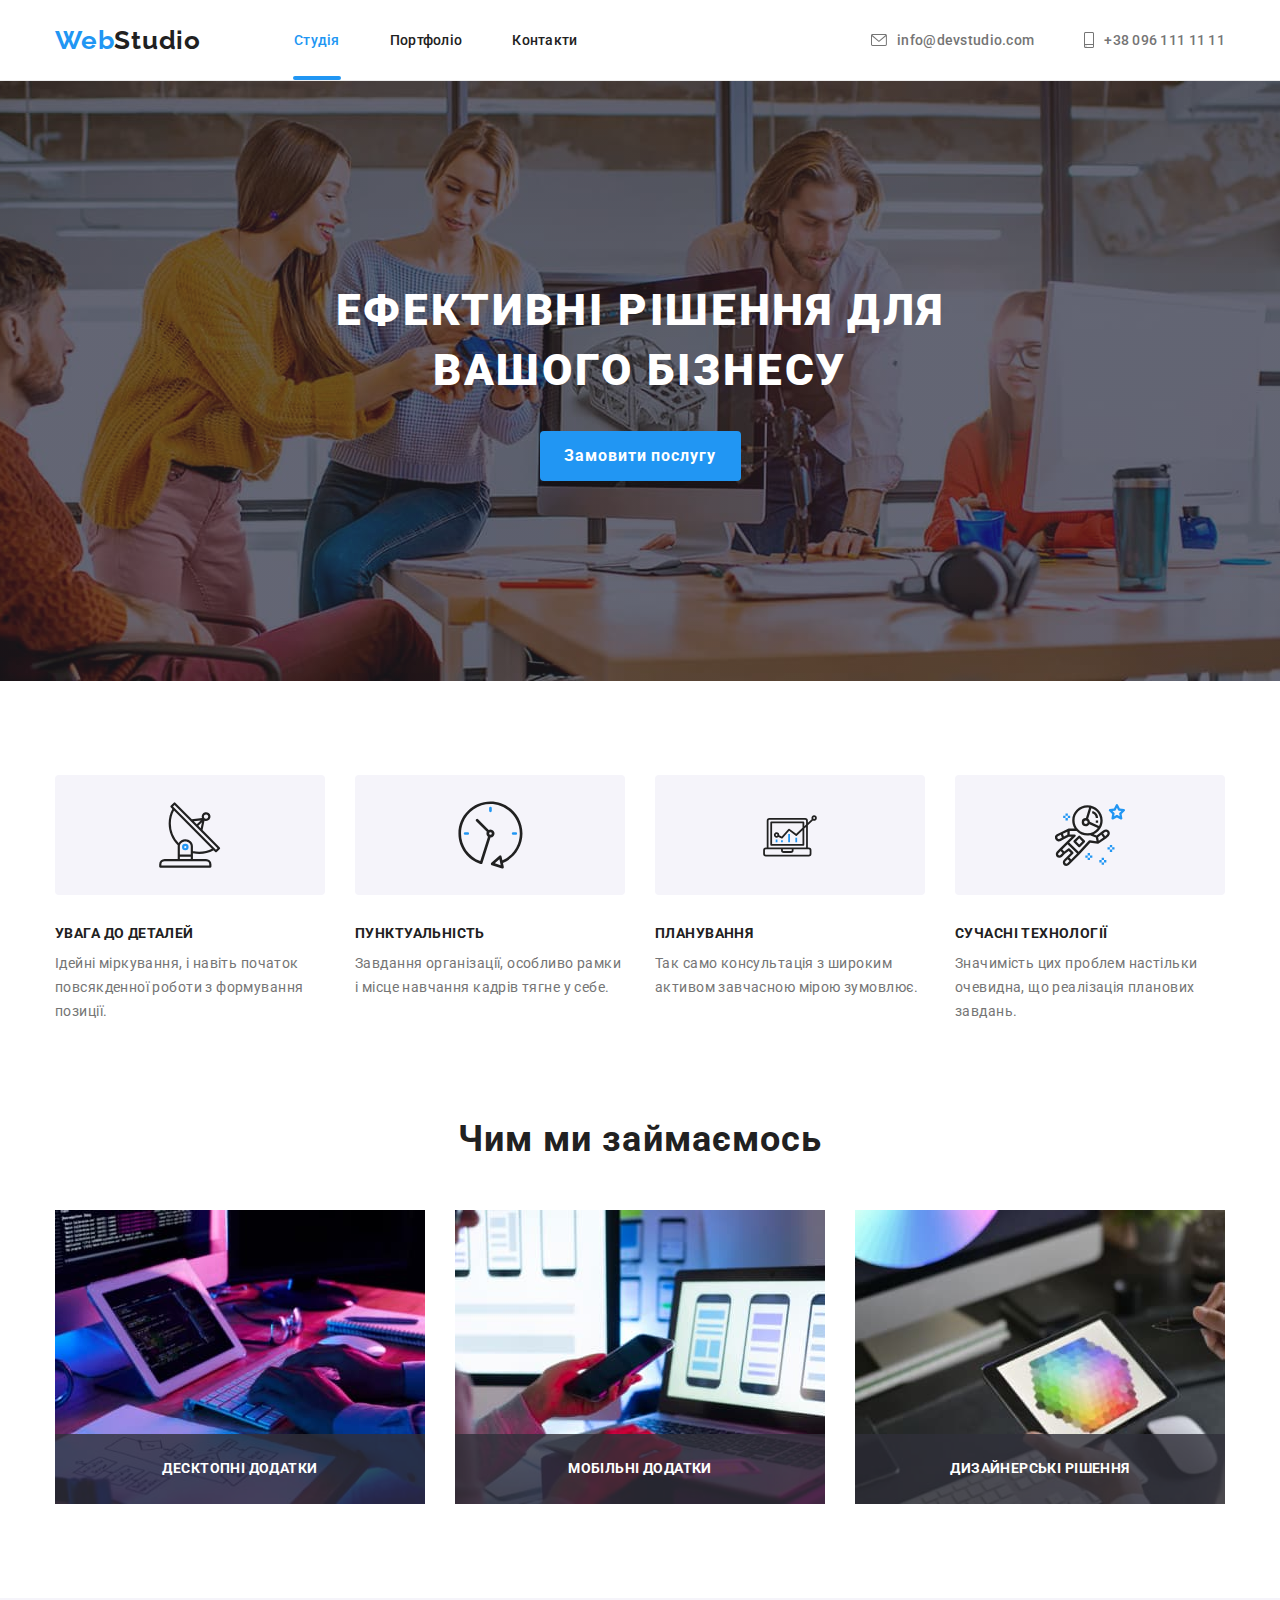
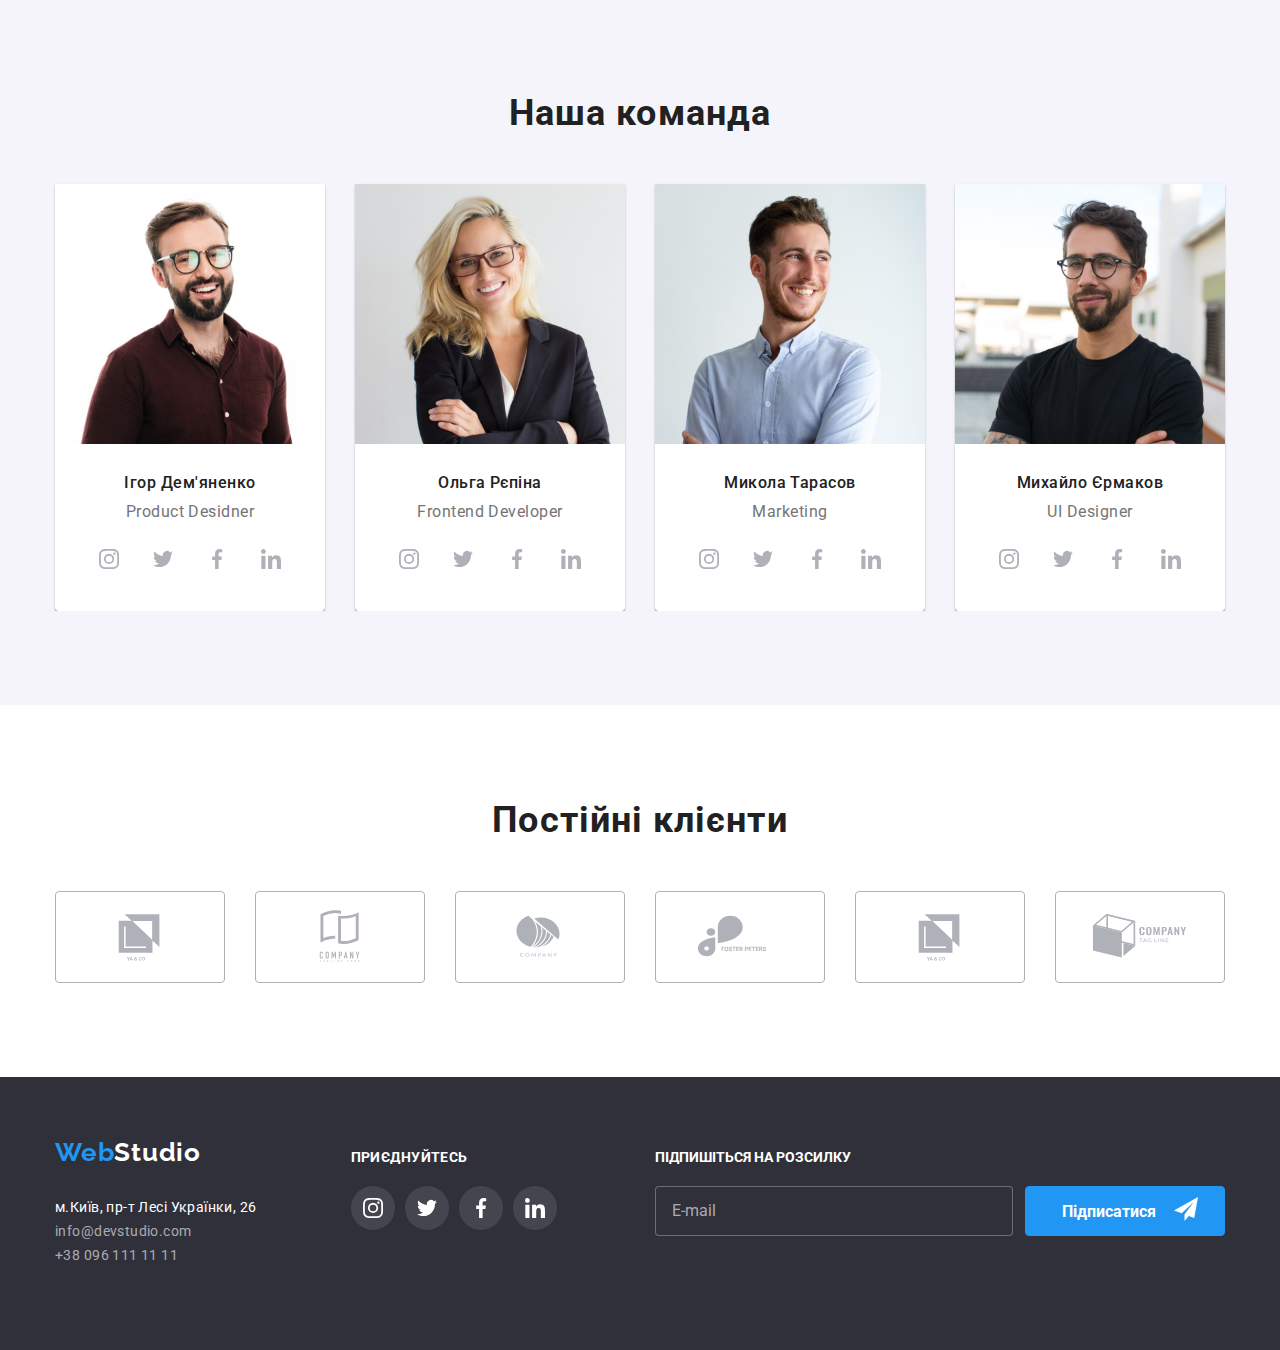
<file: index.html>
<!DOCTYPE html>
<html lang="uk">
<head>
    <meta charset="UTF-8">
    <meta http-equiv="X-UA-Compatible" content="IE=edge">
    <meta name="viewport" content="width=device-width, initial-scale=1.0">
    <title>Студія</title>
    <link rel="preconnect" href="https://fonts.googleapis.com">
    <link rel="preconnect" href="https://fonts.gstatic.com" crossorigin>
    <link href="https://fonts.googleapis.com/css2?family=Oleo+Script&family=Raleway:wght@700&family=Roboto:wght@400;500;700;900&display=swap" rel="stylesheet">
    <link rel="stylesheet" href="https://cdnjs.cloudflare.com/ajax/libs/modern-normalize/1.1.0/modern-normalize.min.css">
    
    <link rel="stylesheet" href="./css/main.min.css">
    
</head>
<body>
   
    <header class="header">
     <div class="container"> 
        <div class="header__box">
            <nav class="navigation">
          
                <a class="logo navigation__logo" href="./index.html">
                <span class="header__web web">Web</span>Studio      
                </a>

                <ul class="menu">
                    <li class="menu__item"><a class="menu__link studio" href="./index.html">Студія</a></li>
                    <li class="menu__item"><a class="menu__link" href="./portfolio.html">Портфоліо</a></li>
                    <li class="menu__item"><a class="menu__link" href="./index.html">Контакти</a></li>
                </ul>
        </nav>
        <button type="button" class="menu__open" data-menu-open>
            <svg class="icon__menu__open" width="40" height="40">
                <use href="./images/icons.svg#icon-menu-open"></use>
            </svg>
        </button>
        
        <ul class="contacts">
         <li class="contacts__item">
                    
                    <a class="contacts__link" href="mailto:info@devstudio.com">
                        <svg class="evenlope" width="16" height="12">
                            <use href="./images/icons.svg#envelope"></use>
                        </svg>
                        info@devstudio.com
                    </a>
            
        </li>
         <li class="contacts__item">
               <a class="contacts__link" href="tel:+380961111111">
                <svg class="smartphone" width="10" height="16">
                    <use href="./images/icons.svg#smartphone"></use> 
                 </svg>
                 +38 096 111 11 11
                </a>
            
        </li>
        </ul>
 
        
        </div>
        
     </div>
     <div class="mob__menu is__hidden" data-menu>
       <div class="container">
        <button type="button" class="menu__close" data-menu-close>
            <svg class="icon__menu__close" width="40" height="40">
                <use href="./images/icons.svg#icon-menu-close"></use>
            </svg>
        </button>
     
        <div class="menu__wrap">
            <ul class="mob__menu__list">
                <li class="mob__menu__item"><a class="mob__menu__link " href="./index.html">Студія</a></li>
                <li class="mob__menu__item"><a class="mob__menu__link " href="./portfolio.html">Портфоліо</a></li>
                <li class="mob__menu__item"><a class="mob__menu__link " href="./index.html">Контакти</a></li>
            </ul>
           </div>
          <div class="contact__wrap">
            <ul class="mob__contact__list">
                <li class="mob__contact__item"><a class="mob__menu__link__tel" href="tel:+380961111111">
                    +38 096 111 11 11
                   </a>
               
                </li>
                <li class="mob__contact__item"><a class="mob__menu__link__mail " href="mailto:info@devstudio.com">
                        info@devstudio.com
                    </a>
            
                </li>
              </ul>
             
                <ul class="mob-soc list">
                    <li class="mob-soc__item">
                      <a
                        class="mob-soc__link link"
                        href=""
                        target="_blank"
                        rel="noopener noreferrer nofollow"
                        >Instagram</a
                      >
                    </li>
                    <li class="mob-soc__item">
                      <a
                        class="mob-soc__link link"
                        href=""
                        target="_blank"
                        rel="noopener noreferrer nofollow"
                        >Twitter</a
                      >
                    </li>
                    <li class="mob-soc__item">
                      <a
                        class="mob-soc__link link"
                        href=""
                        target="_blank"
                        rel="noopener noreferrer nofollow"
                        >Fasebook</a
                      >
                    </li>
                    <li class="mob-soc__item">
                      <a
                        class="mob-soc__link link"
                        href=""
                        target="_blank"
                        rel="noopener noreferrer nofollow"
                        >LinkedIn</a
                      >
                    </li>
                  </ul>
          </div>
     
       </div>
    </div>
    
   
    
         
    </header>

   <main class="main">
    
   <div class="overlay">
    <section class="hero">
        <div class="container hero__wrap"><h1 class="hero__title">Ефективні рішення для вашого бізнесу</h1>
            <button class="btn" type="button" data-modal-open>Замовити послугу</button>
        </div>
    </section>   
   </div>
   
    <section class="benefits">
       <div class="container">
         
         <h2 class="visually-hidden">Наші переваги</h2>

         <ul  class="benefits__list">
             <li class="benefits__item">
            
                <div class="benefits__wrap">
                    <svg class="benefits__icon" width="65.32" height="70">
                        <use href="./images/icons.svg#antenna"></use>
                    </svg>
                  
                </div>
                 <h3 class="benefits__title">Увага до деталей</h3>
                 <p class="benefits__text">Ідейні міркування, і навіть початок повсякденної роботи з формування позиції.</p>
             </li>
             <li class="benefits__item">
               <div class="benefits__wrap">
                <svg class="benefits__icon" width="66.96" height="70">
                    <use href="./images/icons.svg#clock"></use>
                </svg>
               </div>
                 <h3 class="benefits__title">Пунктуальність</h3>
                 <p class="benefits__text">Завдання організації, особливо рамки і місце навчання кадрів тягне у себе.</p>
             </li>
             <li class="benefits__item">
               <div class="benefits__wrap">
                <svg class="benefits__icon" width="70" height="53.69">
                    <use href="./images/icons.svg#diagram"></use>
                </svg>
               </div>
                 <h3 class="benefits__title">Планування</h3>
                 <p class="benefits__text">Так само консультація з широким активом завчасною мірою зумовлює.</p>
             </li>
             <li class="benefits__item">
                <div class="benefits__wrap">
                    <svg class="benefits__icon" width="70" height="70">
                        <use href="./images/icons.svg#astronaut"></use>
                    </svg>
                </div>
                 <h3 class="benefits__title">Сучасні технології</h3>
                 <p class="benefits__text">Значимість цих проблем настільки очевидна, що реалізація планових завдань.</p>
             </li>
         </ul>
       </div>

       
    </section>
    
   <section class="trade">
       <div class="container">
        
        <h2 class="title">Чим ми займаємось</h2>
        <ul class="trade__list">
            <li class="trade__item">
                
                <img srcset="./images/desctop-application.jpg    1x,
                             ./images/desctop-application-2x.jpg 2x" 
                     src="./images/desctop-application.jpg" 
                     alt="Хлопець працює з кодом" 
                     width="370">
                <div class="trade__wrap">
                <p class="trade__text">Десктопні додатки</p>
                </div>
            </li>
            <li class="trade__item">
                
                <img srcset="./images/mobile-application.jpg    1x,
                             ./images/mobile-application-2x.jpg 2x"
                     src="./images/mobile-application.jpg"
                     alt="Людина працює з комп'ютером" 
                     width="370">
                <div class="trade__wrap">
                    <p class="trade__text">Мобільні додатки</p>
                </div>
            </li>
            <li class="trade__item">
                <img srcset="./images/design-solutions.jpg    1x,
                             ./images/design-solutions-2x.jpg 2x"
                     src="./images/design-solutions.jpg" 
                     alt="Людина працює з планшетом" 
                     width="370">
                <div class="trade__wrap">
                    <p class="trade__text">Дизайнерські рішення</p>
                </div>
            </li>
        </ul>
       </div>
    </section>
    <section class="team">
        <div class="container">
            <h2 class="title">Наша команда</h2>
        <ul class="team__list">
            <li class="team__item">
                <picture>
                    <source 
                    srcset="
                    ./images/igor-demianenko-desk.jpg    1x,
                    ./images/igor-demianenko-desk-2x.jpg 2x
                    "
                    media="(min-width: 1200px)"
                    />
                    <source 
                    srcset="
                    ./images/igor-demianenko-tab.jpg    1x,
                    ./images/igor-demianenko-tab-2x.jpg 2x
                    "
                    media="(min-width: 768px)"
                    />
                    <source 
                    srcset="
                    ./images/igor-demianenko-mob.jpg    1x,
                    ./images/igor-demianenko-mob-2x.jpg 2x
                    "
                    media="(min-width: 320px)"
                    />
                    <img
                    src="./images/igor-demianenko-desk.jpg" 
                    alt="Зображення Ігоря Дем'яненка" 
                    width="450">
                </picture>
                
                <h3 class="team__title">Ігор Дем'яненко</h3>
                <p class="team__text">Product Desidner</p>
                <ul class="networks__list">
                    <li class="networks__item">
                        <a href="" class="networks__link link">
                            <svg class="networks__icon" width="20" height="20">
                                <use href="./images/icons.svg#instagram" ></use>
                            </svg>
                        </a>
                    </li>
                    <li class="networks__item">
                        <a href="" class="networks__link link">
                            <svg class="networks__icon" width="20" height="20">
                                <use href="./images/icons.svg#twitter" ></use>
                            </svg>
                        </a>
                    </li>
                    <li class="networks__item">
                        <a href="" class="networks__link link">
                            <svg class="networks__icon" width="20" height="20">
                                <use href="./images/icons.svg#facebook" ></use>
                            </svg>
                        </a>
                    </li>
                    <li class="networks__item">
                        <a href="" class="networks__link link">
                            <svg class="networks__icon" width="20" height="20">
                                <use href="./images/icons.svg#linkedin" ></use>
                            </svg>
                        </a>
                    </li>
                </ul>
            </li>
            <li class="team__item">
                <picture>
                    <source 
                    srcset="
                    ./images/olga-repina-desk.jpg    1x,
                    ./images/olga-repina-desk-2x.jpg 2x
                    "
                    media="(min-width: 1200px)"
                    />
                    <source 
                    srcset="
                    ./images/olga-repina-tab.jpg    1x,
                    ./images/olga-repina-tab-2x.jpg 2x
                    "
                    media="(min-width: 768px)"
                    />
                    <source 
                    srcset="
                    ./images/olga-repina-mob.jpg    1x,
                    ./images/olga-repina-mob-2x.jpg 2x
                    "
                    media="(min-width: 320px)"
                    />
                    <img
                     src="./images/olga-repina-desk.jpg"
                      alt="Зображення Ольги Рєпіної"
                       width="450">
                    
                </picture>
        
                <h3 class="team__title">Ольга Рєпіна</h3>
                <p class="team__text">Frontend Developer</p>
                <ul class="networks__list">
                    <li class="networks__item">
                        <a href="" class="networks__link link">
                            <svg class="networks__icon" width="20" height="20">
                                <use href="./images/icons.svg#instagram" ></use>
                            </svg>
                        </a>
                    </li>
                    <li class="networks__item">
                        <a href="" class="networks__link link">
                            <svg class="networks__icon" width="20" height="20">
                                <use href="./images/icons.svg#twitter" ></use>
                            </svg>
                        </a>
                    </li>
                    <li class="networks__item">
                        <a href="" class="networks__link link">
                            <svg class="networks__icon" width="20" height="20">
                                <use href="./images/icons.svg#facebook" ></use>
                            </svg>
                        </a>
                    </li>
                    <li class="networks__item">
                        <a href="" class="networks__link link">
                            <svg class="networks__icon" width="20" height="20">
                                <use href="./images/icons.svg#linkedin" ></use>
                            </svg>
                        </a>
                    </li>
                </ul>
            </li>
            <li class="team__item">
                <picture>
                    <source 
                    srcset="
                    ./images/mykola-tarasov-desk.jpg    1x,
                    ./images/mykola-tarasov-desk-2x.jpg 2x
                    "
                    media="(min-width: 1200px)"
                    />
                    <source 
                    srcset="
                    ./images/mykola-tarasov-tab.jpg    1x,
                    ./images/mykola-tarasov-tab-2x.jpg 2x
                    "
                    media="(min-width: 768px)"
                    />
                    <source 
                    srcset="
                    ./images/mykola-tarasov-mob.jpg    1x,
                    ./images/mykola-tarasov-mob-2x.jpg 2x
                    "
                    media="(min-width: 320px)"
                    />
                    <img 
                    src="./images/mykola-tarasov-desk.jpg" 
                    alt="Зображення Миколи Тарасова" 
                    width="450">
                    
                </picture>
                
                <h3 class="team__title">Микола Тарасов</h3>
                <p class="team__text">Marketing</p>
                <ul class="networks__list">
                    <li class="networks__item">
                        <a href="" class="networks__link link">
                            <svg class="networks__icon" width="20" height="20">
                                <use href="./images/icons.svg#instagram" ></use>
                            </svg>
                        </a>
                    </li>
                    <li class="networks__item">
                        <a href="" class="networks__link link">
                            <svg class="networks__icon" width="20" height="20">
                                <use href="./images/icons.svg#twitter" ></use>
                            </svg>
                        </a>
                    </li>
                    <li class="networks__item">
                        <a href="" class="networks__link list">
                            <svg class="networks__icon" width="20" height="20">
                                <use href="./images/icons.svg#facebook" ></use>
                            </svg>
                        </a>
                    </li>
                    <li class="networks__item">
                        <a href="" class="networks__link link">
                            <svg class="networks__icon" width="20" height="20">
                                <use href="./images/icons.svg#linkedin" ></use>
                            </svg>
                        </a>
                    </li>
                </ul>
            </li>
            <li class="team__item">
                <picture>
                    <source 
                    srcset="
                    ./images/mykhailo-yermakov-desk.jpg    1x,
                    ./images/mykhailo-yermakov-desk-2x.jpg 2x
                    "
                    media="(min-width: 1200px)"
                    />
                    <source 
                    srcset="
                    ./images/mykhailo-yermakov-tab.jpg    1x,
                    ./images/mykhailo-yermakov-tab-2x.jpg 2x
                    "
                    media="(min-width: 768px)"
                    />
                    <source 
                    srcset="
                    ./images/mykhailo-yermakov-mob.jpg    1x,
                    ./images/mykhailo-yermakov-mob-2x.jpg 2x
                    "
                    media="(min-width: 320px)"
                    />
                    <img 
                    src="./images/mykhailo-yermakov-desk.jpg" 
                    alt="Зображення Михайла Єрмакова" 
                    width="450">
                    
                </picture>
                
                <h3 class="team__title">Михайло Єрмаков</h3>
                <p class="team__text">UI Designer</p>
                <ul class="networks__list">
                    <li class="networks__item">
                        <a href="" class="networks__link link">
                            <svg class="networks__icon" width="20" height="20">
                                <use href="./images/icons.svg#instagram" ></use>
                            </svg>
                        </a>
                    </li>
                    <li class="networks__item">
                        <a href="" class="networks__link link">
                            <svg class="networks__icon" width="20" height="20">
                                <use href="./images/icons.svg#twitter" ></use>
                            </svg>
                        </a>
                    </li>
                    <li class="networks__item">
                        <a href="" class="networks__link link">
                            <svg class="networks__icon" width="20" height="20">
                                <use href="./images/icons.svg#facebook" ></use>
                            </svg>
                        </a>
                    </li>
                    <li class="networks__item">
                        <a href="" class="networks__link link">
                            <svg class="networks__icon" width="20" height="20">
                                <use href="./images/icons.svg#linkedin" ></use>
                            </svg>
                        </a>
                    </li>
                </ul>
            </li>
        </ul>
        </div>
       
    </section>
    <section class="clients">
        <div class="container">
            <h2 class="title">Постійні клієнти</h2>
        <ul class="clients__list list">
            <li class="clients__item">
                <a href="" class="clients__link link">
                    <svg class="clients__icon" width="106" height="60">
                        <use href="./images/icons.svg#company1" ></use>
                    </svg>
                </a>
            </li>
            <li class="clients__item">
                <a href="" class="clients__link link">
                    <svg class="clients__icon" width="106" height="60">
                        <use href="./images/icons.svg#company2" ></use>
                    </svg>
                </a>
            </li>
            <li class="clients__item">
                <a href="" class="clients__link link">
                    <svg class="clients__icon" width="106" height="60">
                        <use href="./images/icons.svg#company3" ></use>
                    </svg>
                </a>
            </li>
            <li class="clients__item">
                <a href="" class="clients__link link">
                    <svg class="clients__icon" width="106" height="60">
                        <use href="./images/icons.svg#company4" ></use>
                    </svg>
                </a>
            </li>
            <li class="clients__item">
                <a href="" class="clients__link link">
                    <svg class="clients__icon" width="106" height="60">
                        <use href="./images/icons.svg#company1" ></use>
                    </svg>
                </a>
            </li>
            <li class="clients__item">
                <a href="" class="clients__link link">
                    <svg class="clients__icon" width="106" height="60">
                        <use href="./images/icons.svg#company6" ></use>
                    </svg>
                </a>
            </li>
        </ul>
        </div>
    </section>
   </main>
   <footer class="footer">
   <div class="container footer__container">
    
      <div class="footer__wraper">
        <div class="address">
            <a class="logo__footer logo" href="./index.html"><span class="web">Web</span>Studio </a>
            <address>
             <ul class="address__list">
              <li class="address__item">
                  <a class="address__link"  href="https://goo.gl/maps/s2ohjZvprKdZfxi8A" 
                  target="_blank"
                  rel="noopener noreferrer nofollow">
                      м.Київ, пр-т Лесі Українки, 26 </a>  
              </li>
              <li class="address__item"><a class="address__links" href="mailto:info@devstudio.com">info@devstudio.com</a></li>
              <li class="address__item"><a class="address__links" href="tel:+380961111111">+38 096 111 11 11</a></li>
             </ul>
            </address>
          </div>
       
         <div class="join">
            
                <p class="join__title">Приєднуйтесь</p>
                <ul class="networks networks__footer">
                    <li class="networks__item">
                        <a href="" class="networks__link networks__link__footer link">
                            <svg class="networks-icon networks__icon__footer" width="20" height="20">
                                <use href="./images/icons.svg#instagram" ></use>
                            </svg>
                        </a>
                    </li>
                    <li class="networks__item">
                        <a href="" class="networks__link networks__link__footer link ">
                            <svg class="networks-icon networks__icon__footer" width="20" height="20">
                                <use href="./images/icons.svg#twitter" ></use>
                            </svg>
                        </a>
                    </li>
                    <li class="networks__item">
                        <a href="" class="networks__link networks__link__footer link">
                            <svg class="networks-icon networks__icon__footer" width="20" height="20">
                                <use href="./images/icons.svg#facebook" ></use>
                            </svg>
                        </a>
                    </li>
                    <li class="networks__item">
                        <a href="" class="networks__link networks__link__footer link">
                            <svg class="networks-icon networks__icon__footer" width="20" height="20">
                                <use href="./images/icons.svg#linkedin" ></use>
                            </svg>
                        </a>
                    </li>
                </ul>
             </div>
      </div>
         
           
        
         <div class="subscription">
            <p class="subscription__title">Підпишіться на розсилку</p>
            <form action="#" class="subscription__form">
                <input type="email" name="email" placeholder="E-mail" class="subscription__input">
                <button type="submit" class="footer__button">
                    <div class="footer__button__container">
                        <p class="footer__button__text">Підписатися</p>
                        <div class="footer-button-icon">
                            <a href="" class="footer-button-icon-link" >
                                <svg class="button__icon" width="24" height="24">
                                    <use href="./images/icons.svg#icon-send"></use>
                                 </svg>
                            </a>
                        </div>
                    </div>
                </button>
            </form>
        </div> 
        </div>
         

    
    
   
   </footer>
   <div class="backdrop is__hidden" data-modal>
    <div class="modal">
        <button type="button" data-modal-close class="modal__closed">
            <svg class="modal__closed__icon" width="18" height="18">
                <use href="./images/icons.svg#modal-closed-icon" ></use>
            </svg>
        </button>
        <p class="modal__text">Залиште свої дані ми вам передзвонимо</p>
    <div class="form">
        
           <div class="modal__field">
            <label for="name" class="input__label"><span>Ім'я</span></label>
           <div class="input__wrap">
            <input type="text" class="modal__input" name="user-name" id="name" required  autofocus>
            <svg class="modal__input__icon" width="18" height="18" >
                <use href="./images/icons.svg#person-black"></use>
            </svg>
           </div>
           </div>
        
            
           <div class="modal__field"> <label for="tel" class="input__label"><span>Телефон</span></label>
            <div class="input__wrap">
             <input type="tel" class="modal__input" name="user-tel" id="tel"  required>
             <svg class="modal__input__icon" width="18" height="18" >
                 <use href="./images/icons.svg#phone-black"></use>
             </svg>
             </div>
            </div>
          
        
         
            <div class="modal__field">
                <label for="post" class="input__label"><span>Пошта</span></label>
            <div class="input__wrap">
            <input type="email" class="modal__input" name="user-post" id="post" required >
            <svg class="modal__input__icon" width="18" height="18">
                <use href="./images/icons.svg#email-black"></use>
            </svg>
            </div>
            </div>
            


            <div class="textarea">
            <label for="comment" class="textarea__label"><span>Коментар</span></label>
            <div class="input__wrap">
           <textarea name="comment"  id="comment" rows="10" class="textarea__text" placeholder="Введіть текст"></textarea>
            
            </div>
            </div>
            

         <div class="checkbox">
               
            <label  class="checkbox__text">
                <input type="checkbox" class="checkbox__input" name="agree" value="agree" id="agree" >
                <span class="checkbox__icon"></span>
                
                Погоджуюсь з розсилкою та приймаю
                    <a href="" class="agree__link">Умови договору</a>
            </label>
         </div>
     
            <button type="submit" class="modal__button">Відправити</button>
        
    </div>
    </div> 
   </div>
   <script src="./js/modal.js"></script> 
   <script src="./js/menu.js"></script> 
</body>
</html>
</file>
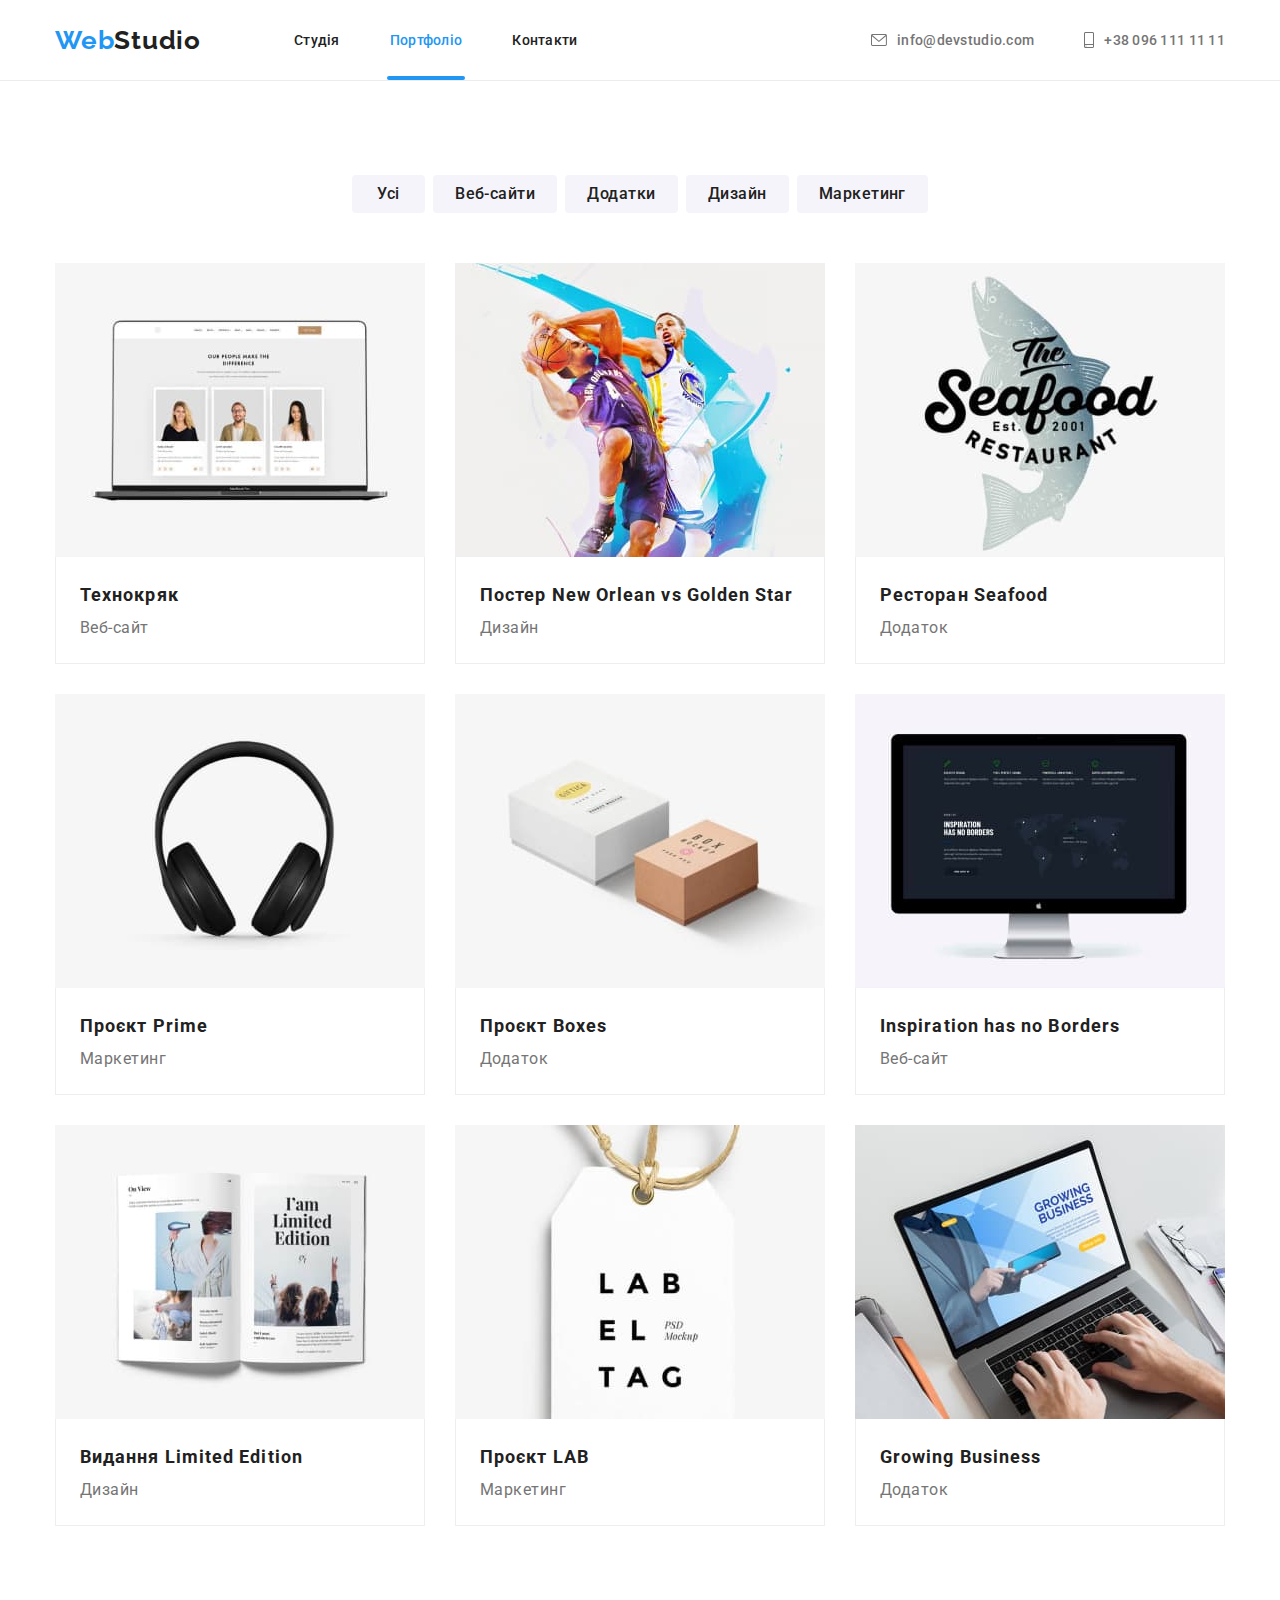
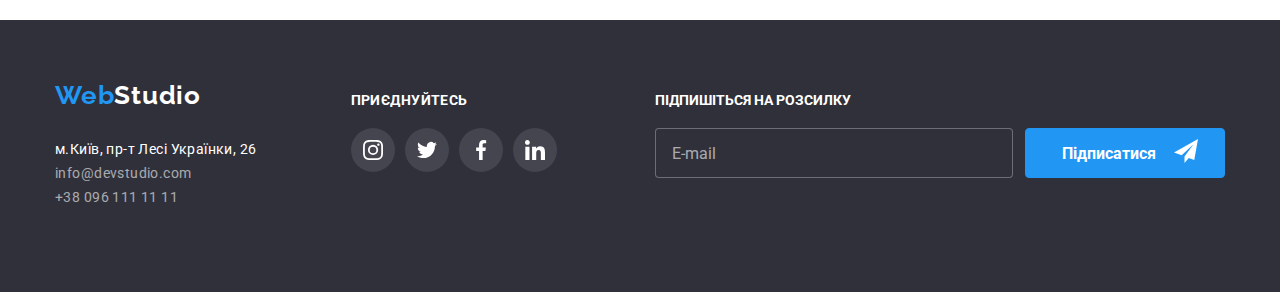
<file: portfolio.html>
<!DOCTYPE html>
<html lang="uk">
<head>
    <meta charset="UTF-8">
    <meta http-equiv="X-UA-Compatible" content="IE=edge">
    <meta name="viewport" content="width=device-width, initial-scale=1.0">
    <title>Portfolio</title>
    <link rel="preconnect" href="https://fonts.googleapis.com">
    <link rel="preconnect" href="https://fonts.gstatic.com" crossorigin>
    <link href="https://fonts.googleapis.com/css2?family=Oleo+Script&family=Raleway:wght@700&family=Roboto:wght@400;500;700;900&display=swap" rel="stylesheet">
    <link rel="stylesheet" href="https://cdnjs.cloudflare.com/ajax/libs/modern-normalize/1.1.0/modern-normalize.min.css">
    <link rel="stylesheet" href="./css/main.min.css">
</head>
<body>
    <header class="header">
        <div class="container"> 
           <div class="header__box">
               <nav class="navigation">
             
                   <a class="logo navigation__logo" href="./index.html">
                   <span class="header__web web">Web</span>Studio      
                   </a>
   
                   <ul class="menu">
                       <li class="menu__item"><a class="menu__link" href="./index.html">Студія</a></li>
                       <li class="menu__item"><a class="menu__link portfolio" href="./portfolio.html">Портфоліо</a></li>
                       <li class="menu__item"><a class="menu__link" href="./index.html">Контакти</a></li>
                   </ul>
           </nav>
           <button type="button" class="menu__open" data-menu-open>
               <svg class="icon__menu__open" width="40" height="40">
                   <use href="./images/icons.svg#icon-menu-open"></use>
               </svg>
           </button>
           
           <ul class="contacts">
            <li class="contacts__item">
                       
                       <a class="contacts__link" href="mailto:info@devstudio.com">
                           <svg class="evenlope" width="16" height="12">
                               <use href="./images/icons.svg#envelope"></use>
                           </svg>
                           info@devstudio.com
                       </a>
               
           </li>
            <li class="contacts__item">
                  <a class="contacts__link" href="tel:+380961111111">
                   <svg class="smartphone" width="10" height="16">
                       <use href="./images/icons.svg#smartphone"></use> 
                    </svg>
                    +38 096 111 11 11
                   </a>
               
           </li>
           </ul>
    
           
           </div>
           
        </div>
        <div class="mob__menu is__hidden" data-menu>
          <div class="container">
           <button type="button" class="menu__close" data-menu-close>
               <svg class="icon__menu__close" width="40" height="40">
                   <use href="./images/icons.svg#icon-menu-close"></use>
               </svg>
           </button>
        
           <div class="menu__wrap">
               <ul class="mob__menu__list">
                   <li class="mob__menu__item"><a class="mob__menu__link " href="./index.html">Студія</a></li>
                   <li class="mob__menu__item"><a class="mob__menu__link  " href="./portfolio.html">Портфоліо</a></li>
                   <li class="mob__menu__item"><a class="mob__menu__link " href="./index.html">Контакти</a></li>
               </ul>
              </div>
             <div class="contact__wrap">
               <ul class="mob__contact__list">
                   <li class="mob__contact__item"><a class="mob__menu__link__tel" href="tel:+380961111111">
                       +38 096 111 11 11
                      </a>
                  
                   </li>
                   <li class="mob__contact__item"><a class="mob__menu__link__mail " href="mailto:info@devstudio.com">
                           info@devstudio.com
                       </a>
               
                   </li>
                 </ul>
                
                   <ul class="mob-soc list">
                       <li class="mob-soc__item">
                         <a
                           class="mob-soc__link link"
                           href=""
                           target="_blank"
                           rel="noopener noreferrer nofollow"
                           >Instagram</a
                         >
                       </li>
                       <li class="mob-soc__item">
                         <a
                           class="mob-soc__link link"
                           href=""
                           target="_blank"
                           rel="noopener noreferrer nofollow"
                           >Twitter</a
                         >
                       </li>
                       <li class="mob-soc__item">
                         <a
                           class="mob-soc__link link"
                           href=""
                           target="_blank"
                           rel="noopener noreferrer nofollow"
                           >Fasebook</a
                         >
                       </li>
                       <li class="mob-soc__item">
                         <a
                           class="mob-soc__link link"
                           href=""
                           target="_blank"
                           rel="noopener noreferrer nofollow"
                           >LinkedIn</a
                         >
                       </li>
                     </ul>
             </div>
        
          </div>
       </div>
            
       </header>
      <main class="main">
        <section class="portfolio">
            <div class="container portfolio__container">
                <h1 class="visually-hidden">Портфоліо</h1>
            <ul class="button__list">
                <li class="button__item"><button class="portfolio__button" type = "button">Усі</button></li>
                <li class="button__item"><button class="portfolio__button" type = "button">Веб-сайти</button></li>
                <li class="button__item"><button class="portfolio__button" type = "button">Додатки</button></li>
                <li class="button__item"><button class="portfolio__button" type = "button">Дизайн</button></li>
                <li class="button__item"><button class="portfolio__button" type = "button">Маркетинг</button></li>
            </ul>  
            <ul class="portfolio__list">
                <li class="portfolio__item">
                
                    <div class="technocrat__thumb">
                        <picture>
                            <source 
                            srcset="
                            ./images/technocrat-desk.jpg    1x,
                            ./images/technocrat-desk-2x.jpg 2x"
                            media="(min-width: 1200px)"
                            />
                          
                            <source 
                            srcset="
                            ./images/technocrat-tab.jpg    1x,
                            ./images/technocrat-tab-2x.jpg 2x"
                            media="(min-width: 768px)"
                            />

                            <source 
                            srcset="
                            ./images/technocrat-mob.jpg    1x,
                            ./images/technocrat-mob-2x.jpg 2x"
                            media="(min-width: 320px)"
                            />
                           
                            <img src="./images/technocrat-desk.jpg" 
                            alt="Люди на моніторі" 
                            width="450" 
                            height="294">
                        </picture>
                            <p class="technocrat__text">Ресурс пропонує комплексні пропозиції з різним рівнем функціоналу та сервісів.
                                Все це дозволить відвідувачу отримати вичерпні відомості про компанію чи приватну особу.</p>
                            
                    
                    </div>
                     <a href="./portfolio.html" class="portfolio__link">
                        <div class="portfolio__item__container">
                            <h2 class="portfolio__item__title">Технокряк</h2>
                            <p class="portfolio__item__text">Веб-сайт</p>
                           
                        </div>
                     </a>  
                  
                </li>
                <li class="portfolio__item">
                    <div class="technocrat__thumb">
                        <picture>
                            <source 
                            srcset="
                            ./images/poster-desk.jpg    1x,
                            ./images/poster-desk-2x.jpg 2x"
                            media="(min-width: 1200px)"
                            />
                          
                            <source 
                            srcset="
                            ./images/poster-tab.jpg    1x,
                            ./images/poster-tab-2x.jpg 2x"
                            media="(min-width: 768px)"
                            />

                            <source 
                            srcset="
                            ./images/poster-mob.jpg    1x,
                            ./images/poster-mob-2x.jpg 2x"
                            media="(min-width: 320px)"
                            />
                           
                            <img src="./images/poster-desk.jpg" 
                            alt="Баскетболісти" 
                            width="450" 
                            height="294">
                        </picture>
                            
                            <p class="technocrat__text">Ресурс пропонує комплексні пропозиції з різним рівнем функціоналу та сервісів.
                                Все це дозволить відвідувачу отримати вичерпні відомості про компанію чи приватну особу.
                            </p>
                    </div>
                        
                     <a href="./portfolio.html" class="portfolio__link">
                        <div class="portfolio__item__container">
                            <h2 class="portfolio__item__title">Постер New Orlean vs Golden Star</h2>
                            <p class="portfolio__item__text">Дизайн</p>
                        </div>
                     </a>
                   
                     
                </li>
                <li class="portfolio__item">
                    <div class="technocrat__thumb">
                        <picture>
                            <source 
                            srcset="
                            ./images/restorant-desk.jpg    1x,
                            ./images/restorant-desk-2x.jpg 2x"
                            media="(min-width: 1200px)"
                            />
                          
                            <source 
                            srcset="
                            ./images/restorant-tab.jpg    1x,
                            ./images/restorant-tab-2x.jpg 2x"
                            media="(min-width: 768px)"
                            />

                            <source 
                            srcset="
                            ./images/restorant-mob.jpg    1x,
                            ./images/restorant-mob-2x.jpg 2x"
                            media="(min-width: 320px)"
                            />
                            
                           
                            <img src="./images/restorant-desk.jpg" 
                            alt="Риба" 
                            width="450" 
                            height="294">
                        </picture>
                        
                        <p class="technocrat__text">Ресурс пропонує комплексні пропозиції з різним рівнем функціоналу та сервісів.
                            Все це дозволить відвідувачу отримати вичерпні відомості про компанію чи приватну особу.
                        </p>
                    </div>
                    <a href="./portfolio.html" class="portfolio__link">
                    <div class="portfolio__item__container">
                        <h2 class="portfolio__item__title">Ресторан Seafood</h2>
                        <p class="portfolio__item__text">Додаток</p>
                    </div>
                    </a>     
                </li>
                <li class="portfolio__item">
                    <div class="technocrat__thumb">
                        <picture>
                            <source 
                            srcset="
                            ./images/prime-desk.jpg    1x,
                            ./images/prime-desk-2x.jpg 2x"
                            media="(min-width: 1200px)"
                            />
                          
                            <source 
                            srcset="
                            ./images/prime-tab.jpg    1x,
                            ./images/prime-tab-2x.jpg 2x"
                            media="(min-width: 768px)"
                            />

                            <source 
                            srcset="
                            ./images/prime-mob.jpg    1x,
                            ./images/prime-mob-2x.jpg 2x"
                            media="(min-width: 320px)"
                            />
                           
                            <img src="./images/prime-desk.jpg" 
                            alt="Навушники" 
                            width="450" 
                            height="294">
                        </picture>
                        
                        <p class="technocrat__text">Ресурс пропонує комплексні пропозиції з різним рівнем функціоналу та сервісів.
                            Все це дозволить відвідувачу отримати вичерпні відомості про компанію чи приватну особу.
                        </p>
                    </div>
                       
                    <a href="./portfolio.html" class="portfolio__link">
                        <div class="portfolio__item__container">
                            <h2 class="portfolio__item__title">Проєкт Prime</h2>
                            <p class="portfolio__item__text">Маркетинг</p>
                        </div>
                    </a>
                </li>
                <li class="portfolio__item"> 
                    
                       <div class="technocrat__thumb">
                        <picture>
                            <source 
                            srcset="
                            ./images/boxes-desk.jpg    1x,
                            ./images/boxes-desk-2x.jpg 2x"
                            media="(min-width: 1200px)"
                            />
                          
                            <source 
                            srcset="
                            ./images/boxes-tab.jpg    1x,
                            ./images/boxes-tab-2x.jpg 2x"
                            media="(min-width: 768px)"
                            />

                            <source 
                            srcset="
                            ./images/boxes-mob.jpg    1x,
                            ./images/boxes-mob-2x.jpg 2x"
                            media="(min-width: 320px)"
                            />
                           
                            <img src="./images/boxes-desk.jpg" 
                            alt="Коробки" 
                            width="450" 
                            height="294">
                        </picture>
                        
                        <p class="technocrat__text">Ресурс пропонує комплексні пропозиції з різним рівнем функціоналу та сервісів.
                            Все це дозволить відвідувачу отримати вичерпні відомості про компанію чи приватну особу.
                        </p>
                       </div>
                    <a href="./portfolio.html" class="portfolio__link">
                        <div class="portfolio__item__container">
                            <h2 class="portfolio__item__title">Проєкт Boxes</h2>
                            <p class="portfolio__item__text">Додаток</p>
                        </div>
                    </a>
                    
                </li>
                <li class="portfolio__item">
                    <div class="technocrat__thumb">
                        <picture>
                            <source 
                            srcset="
                            ./images/inspiration-desk.jpg    1x,
                            ./images/inspiration-desk-2x.jpg 2x"
                            media="(min-width: 1200px)"
                            />
                          
                            <source 
                            srcset="
                            ./images/inspiration-tab.jpg    1x,
                            ./images/inspiration-tab-2x.jpg 2x"
                            media="(min-width: 768px)"
                            />

                            <source 
                            srcset="
                            ./images/inspiration-mob.jpg    1x,
                            ./images/inspiration-mob-2x.jpg 2x"
                            media="(min-width: 320px)"
                            />
                           
                            <img src="./images/inspiration-desk.jpg" 
                            alt="Монітор" 
                            width="450" 
                            height="294">
                        </picture>
                        
                        <p class="technocrat__text">Ресурс пропонує комплексні пропозиції з різним рівнем функціоналу та сервісів.
                            Все це дозволить відвідувачу отримати вичерпні відомості про компанію чи приватну особу.
                        </p>
                        
                    </div>
                    <a href="./portfolio.html" class="portfolio__link">
                        <div class="portfolio__item__container">
                            <h2 class="portfolio__item__title">Inspiration has no Borders</h2>
                            <p class="portfolio__item__text">Веб-сайт</p> 
                        </div>
                    </a> 
                </li>
                <li class="portfolio__item">
                    <div class="technocrat__thumb">
                        <picture>
                            <source 
                            srcset="
                            ./images/limited-desk.jpg    1x,
                            ./images/limited-desk-2x.jpg 2x"
                            media="(min-width: 1200px)"
                            />
                          
                            <source 
                            srcset="
                            ./images/limited-tab.jpg    1x,
                            ./images/limited-tab-2x.jpg 2x"
                            media="(min-width: 768px)"
                            />

                            <source 
                            srcset="
                            ./images/limited-mob.jpg    1x,
                            ./images/limited-mob-2x.jpg 2x"
                            media="(min-width: 320px)"
                            />
                           
                            <img src="./images/limited-desk.jpg" 
                            alt="Книжка" 
                            width="450" 
                            height="294">
                        </picture>
                        
                        <p class="technocrat__text">Ресурс пропонує комплексні пропозиції з різним рівнем функціоналу та сервісів.
                            Все це дозволить відвідувачу отримати вичерпні відомості про компанію чи приватну особу.
                        </p> 
                    </div>
                    <a href="./portfolio.html" class="portfolio__link">
                        <div class="portfolio__item__container">
                            <h2 class="portfolio__item__title">Видання Limited Edition</h2>
                            <p class="portfolio__item__text">Дизайн</p>
                        </div>
                    </a>
                </li>
                <li class="portfolio__item">
                    <div class="technocrat__thumb">
                        <picture>
                            <source 
                            srcset="
                            ./images/lab-desk.jpg    1x,
                            ./images/lab-desk-2x.jpg 2x"
                            media="(min-width: 1200px)"
                            />
                          
                            <source 
                            srcset="
                            ./images/lab-tab.jpg    1x,
                            ./images/lab-tab-2x.jpg 2x"
                            media="(min-width: 768px)"
                            />

                            <source 
                            srcset="
                            ./images/lab-mob.jpg    1x,
                            ./images/lab-mob-2x.jpg 2x"
                            media="(min-width: 320px)"
                            />
                           
                            <img src="./images/lab-desk.jpg" 
                            alt="Бірка" 
                            width="450" 
                            height="294">
                        </picture>
                        
                        <p class="technocrat__text">Ресурс пропонує комплексні пропозиції з різним рівнем функціоналу та сервісів.
                            Все це дозволить відвідувачу отримати вичерпні відомості про компанію чи приватну особу.
                        </p>
                        
                    </div> 
                    <a href="./portfolio.html" class="portfolio__link">
                        <div class="portfolio__item__container">
                            <h2 class="portfolio__item__title">Проєкт LAB</h2>
                            <p class="portfolio__item__text">Маркетинг</p>
                        </div>
                    </a>
                </li>
                <li class="portfolio__item">
                    <div class="technocrat__thumb">
                        <picture>
                            <source 
                            srcset="
                            ./images/growing-desk.jpg    1x,
                            ./images/growing-desk-2x.jpg 2x"
                            media="(min-width: 1200px)"
                            />
                          
                            <source 
                            srcset="
                            ./images/growing-tab.jpg    1x,
                            ./images/growing-tab-2x.jpg 2x"
                            media="(min-width: 768px)"
                            />

                            <source 
                            srcset="
                            ./images/growing-mob.jpg    1x,
                            ./images/growing-mob-2x.jpg 2x"
                            media="(min-width: 320px)"
                            />
                           
                            <img src="./images/growing-desk.jpg" 
                            alt="Ноутбук" 
                            width="450" 
                            height="294">
                        </picture>
                     
                        <p class="technocrat__text">Ресурс пропонує комплексні пропозиції з різним рівнем функціоналу та сервісів.
                            Все це дозволить відвідувачу отримати вичерпні відомості про компанію чи приватну особу.
                        </p>
                    </div>
                    <a href="./portfolio.html" class="portfolio__link">
                        <div class="portfolio__item__container">
                            <h2 class="portfolio__item__title">Growing Business</h2>
                            <p class="portfolio__item__text">Додаток</p>
                        </div>
                    </a>
                </li>
            </ul>
            </div>
        </section>
       
    
        </main>
      
      
        <footer class="footer">
            <div class="container footer__container">
             
               <div class="footer__wraper">
                 <div class="address">
                     <a class="logo__footer logo" href="./index.html"><span class="web">Web</span>Studio </a>
                     <address>
                      <ul class="address__list">
                       <li class="address__item">
                           <a class="address__link"  href="https://goo.gl/maps/s2ohjZvprKdZfxi8A" 
                           target="_blank"
                           rel="noopener noreferrer nofollow">
                               м.Київ, пр-т Лесі Українки, 26 </a>  
                       </li>
                       <li class="address__item"><a class="address__links" href="mailto:info@devstudio.com">info@devstudio.com</a></li>
                       <li class="address__item"><a class="address__links" href="tel:+380961111111">+38 096 111 11 11</a></li>
                      </ul>
                     </address>
                   </div>
                
                  <div class="join">
                     
                         <p class="join__title">Приєднуйтесь</p>
                         <ul class="networks networks__footer">
                             <li class="networks__item">
                                 <a href="" class="networks__link networks__link__footer link">
                                     <svg class="networks-icon networks__icon__footer" width="20" height="20">
                                         <use href="./images/icons.svg#instagram" ></use>
                                     </svg>
                                 </a>
                             </li>
                             <li class="networks__item">
                                 <a href="" class="networks__link networks__link__footer link ">
                                     <svg class="networks-icon networks__icon__footer" width="20" height="20">
                                         <use href="./images/icons.svg#twitter" ></use>
                                     </svg>
                                 </a>
                             </li>
                             <li class="networks__item">
                                 <a href="" class="networks__link networks__link__footer link">
                                     <svg class="networks-icon networks__icon__footer" width="20" height="20">
                                         <use href="./images/icons.svg#facebook" ></use>
                                     </svg>
                                 </a>
                             </li>
                             <li class="networks__item">
                                 <a href="" class="networks__link networks__link__footer link">
                                     <svg class="networks-icon networks__icon__footer" width="20" height="20">
                                         <use href="./images/icons.svg#linkedin" ></use>
                                     </svg>
                                 </a>
                             </li>
                         </ul>
                      </div>
               </div>
                  
                    
                 
                  <div class="subscription">
                     <p class="subscription__title">Підпишіться на розсилку</p>
                     <form action="#" class="subscription__form">
                         <input type="email" name="email" placeholder="E-mail" class="subscription__input">
                         <button type="submit" class="footer__button">
                             <div class="footer__button__container">
                                 <p class="footer__button__text">Підписатися</p>
                                 <div class="footer-button-icon">
                                     <a href="" class="footer-button-icon-link" >
                                         <svg class="button__icon" width="24" height="24">
                                             <use href="./images/icons.svg#icon-send"></use>
                                          </svg>
                                     </a>
                                 </div>
                             </div>
                         </button>
                     </form>
                 </div> 
                 </div>
                  
            </footer>
            <script src="./js/menu.js"></script> 
</body>
</html>
</file>
<file: css/main.min.css>
body{font-family:"roboto",sans-serif;color:var(--primary-text-color);background-color:var(--white-second-section-color)}ul{list-style-type:none;padding:0;margin:0}a{text-decoration:none}img{display:block;width:100%;height:auto}:root{--primary-text-color: #212121;--text-color: #757575;--accent-color: #2196F3;--original-black-color: #000;--original-white-color: #fff;--primary-background-color: #2F303A;--white-background-color: #F5F4FA;--gray-color: rgba(255, 255, 255, 0.6);--white-second-section-color: #fff;--border-color: #EEEEEE;--link-color: #AFB1B8;--overlay-color: #c4c4c4;--menu-button-color: rgba(33, 33, 33, 1);--timing-function: cubic-bezier(0.4, 0, 0.2, 1);--gradient: linear-gradient( to right, rgba(47, 48, 58, 0.4), rgba(47, 48, 58, 0.4) )}.title{margin-top:0;margin-bottom:30px;font-size:28px;line-height:1.17;font-weight:700;letter-spacing:.03em;text-align:center;color:var(--primary-text-color)}@media screen and (min-width: 1200px){.title{margin-bottom:50px;font-size:36px;line-height:1.17;font-weight:700;letter-spacing:.03em}}.networks__list{display:flex;align-items:center;justify-content:center;gap:10px;margin-bottom:30px}.networks__item{width:44px;height:44px}.networks__link{width:100%;height:100%;border-radius:50%;display:flex;align-items:center;justify-content:center;color:var(--link-color);transition:background-color 250ms var(--timing-function),color 250ms var(--timing-function)}.networks__link:hover,.networks__link:focus{background:var(--accent-color);color:var(--original-white-color)}.networks__icon{display:block;fill:currentColor}.backdrop{position:fixed;top:0;width:100%;height:100%;background-color:rgba(0,0,0,.2);transition:opacity 350ms var(--timing-function),visibility 250ms var(--timing-function)}.backdrop .is__hidden .modal{transform:translate(-50%, -50%) scale(0)}.modal{position:absolute;top:50%;left:50%;transform:translate(-50%, -50%);width:95.6vw;height:auto;padding:40px;border-radius:4px;background-color:var(--original-white-color);transform:translate(-50%, -50%) scale(1);transition:color 350ms var(--timing-function)}@media screen and (min-width: 480px){.modal{width:460px;height:609px}}@media screen and (min-width: 1200px){.modal{width:528px;height:581px}}.modal__closed{position:absolute;top:8px;right:8px;display:flex;align-items:center;justify-content:center;width:30px;height:30px;background-color:rgba(0,0,0,0);border:1px solid rgba(0,0,0,.1);border-radius:50%;padding:0;cursor:pointer}.modal__text{font-size:20px;line-height:1.17;font-weight:700;letter-spacing:3%;text-align:center;margin-top:0;margin-bottom:12px}.modal__field{margin-bottom:10px}.modal__closed__icon:hover{fill:#2196f3}.is__hidden{opacity:0;visibility:0;pointer-events:none}.form{display:block}@media screen and (min-width: 480px){.modal-form{width:460px;height:609px}}@media screen and (min-width: 1200px){.modal-form{width:528px;height:581px}}::-webkit-input-placeholder{color:rgba(117,117,117,.5)}.textarea__text{width:100%;resize:none;height:120px;border:1px solid rgba(33,33,33,.2);border-radius:4px;padding:12px 16px}.textarea__label{font-size:12px;line-height:1.17;letter-spacing:1%;color:#757575}.textarea__label span{display:block;margin-bottom:4px}.checkbox{margin-top:20px;margin-bottom:30px;margin-left:14px}.checkbox__text{display:flex;align-items:center;margin:0;font-size:12px;line-height:1.17;letter-spacing:3%;font-size:2.5vw;color:#757575}@media screen and (min-width: 480px){.checkbox__text{font-size:12px;line-height:1.17;letter-spacing:3%}}@media screen and (min-width: 1200px){.checkbox__text{font-size:12px;line-height:1.71;letter-spacing:3%}}.checkbox__icon{content:"";display:inline-block;width:16px;height:15px;margin-right:7px;border:2px solid #212121;border-radius:2px}.checkbox__input{-webkit-appearance:none;-moz-appearance:none;appearance:none;position:absolute}.checkbox__input:checked+.checkbox__icon{background-color:#2196f3;border-color:#2196f3;background-image:url(../images/icon\ check.svg);background-size:contain;background-origin:border-box}.input__wrap{position:relative}.modal__input{width:100%;height:40px;border:1px solid rgba(33,33,33,.2);border-radius:4px;padding-left:42px;padding-bottom:11px;padding-top:11px;outline:rgba(0,0,0,0);cursor:pointer;transition:border-color 250ms var(--timing-function)}.modal__input:focus{border-color:#2196f3}.modal__input:focus+.modal__input__icon{fill:#2196f3}.modal__input__icon{position:absolute;left:12px;top:50%;transform:translateY(-50%)}.input__label{font-size:12px;line-height:1.17;letter-spacing:1%;color:#757575}.input__label span{display:block;margin-bottom:4px}.modal__button{width:200px;height:50px;background-color:#2196f3;box-shadow:0px 4px 4px rgba(0,0,0,.15);outline:rgba(0,0,0,0);border:1px solid #2196f3;border-radius:4px;padding:10px 52px;font-size:16px;line-height:1.86;font-weight:700;letter-spacing:.06em;font-style:normal;color:var(--original-white-color);cursor:pointer;transition:background-color 250ms var(--timing-function)}@media screen and (min-width: 320px){.modal__button{margin-left:13vw}}@media screen and (min-width: 480px){.modal__button{margin-left:86px}}@media screen and (min-width: 1200px){.modal__button{margin-left:125px}}.modal__button:hover,.modal__button:focus{background-color:#188ce8}.agree__link{margin:0;padding-left:5px;font-size:12px;line-height:1.17;letter-spacing:3%;font-size:2.5vw;color:#2196f3;text-decoration:underline}@media screen and (min-width: 480px){.agree__link{font-size:12px;line-height:1.17;letter-spacing:3%}}@media screen and (min-width: 1200px){.agree__link{font-size:12px;line-height:1.71;letter-spacing:3%}}.logo{font-family:"raleway";font-size:24px;line-height:1.17;font-weight:700;letter-spacing:.03em;color:var(--menu-button-color)}@media screen and (min-width: 1200px){.logo{font-size:26px;line-height:1.17;font-weight:700;letter-spacing:.03em}}.web{font-family:"raleway";font-size:24px;line-height:1.11;font-weight:700;letter-spacing:.03em;color:var(--accent-color)}@media screen and (min-width: 1200px){.web{font-size:26px;line-height:1.17;font-weight:700;letter-spacing:.03em}}.container{max-width:100%;padding-left:15px;padding-right:15px;margin:0 auto}@media screen and (min-width: 480px){.container{max-width:480px}}@media screen and (min-width: 768px){.container{max-width:768px}}@media screen and (min-width: 1200px){.container{max-width:1200px}}.btn{display:inline-block;border-radius:4px;padding:10px 24px;width:201px;border:1px rgba(0,0,0,0);margin-left:auto;margin-right:auto;font-family:"roboto";font-size:16px;line-height:1.86;font-weight:700;letter-spacing:.06em;text-align:center;cursor:pointer;color:var(--original-white-color);background-color:var(--accent-color);transition:background-color 250ms var(--timing-function)}.btn:hover,.btn:focus{background-color:#188ce8}.trade{margin-top:0;margin-bottom:0;padding-bottom:94px;padding-top:94px}@media screen and (max-width: 1199px){.trade{display:none}}.trade__list{display:flex}.trade__wrap{position:relative;margin:0;height:70px;width:100%;top:-70px}.trade__text{position:absolute;left:0;margin:0;width:100%;height:70px;padding-top:27px;background-color:rgba(47,48,58,.8);font-size:14px;line-height:1.14;font-weight:700;letter-spacing:.03em;text-align:center;text-transform:uppercase;color:var(--original-white-color)}.trade__item{display:block;height:294px}.trade__item:not(:last-child){margin-right:30px}.team{margin-top:0;margin-bottom:0;padding-bottom:60px;padding-top:60px;background-color:var(--white-background-color)}@media screen and (min-width: 1200px){.team{padding-bottom:94px;padding-top:94px}}.team .team__list{background-color:var(--white-background-color)}.team__item{box-shadow:0px 1px 3px rgba(0,0,0,.12),0px 1px 1px rgba(0,0,0,.14),0px 2px 1px rgba(0,0,0,.2);border-radius:0px 0px 4px 4px;background-color:var(--original-white-color)}@media screen and (min-width: 768px){.team__item{width:calc((100% - 30px)/2)}}@media screen and (min-width: 1200px){.team__item{width:calc((100% - 90px)/4)}}.team__title{margin-top:30px;margin-bottom:10px;font-size:16px;line-height:1.17;font-weight:500;letter-spacing:.03em;text-align:center;color:var(--primary-text-color)}.team__text{margin-top:0;margin-bottom:16px;font-size:16px;line-height:1.17;letter-spacing:.03em;text-align:center;color:var(--text-color)}.team__list{display:flex;flex-wrap:wrap;gap:30px}.hero{margin-top:0;margin-bottom:0;padding:118px 0;text-align:center}@media screen and (min-width: 1200px){.hero{padding:200px 0}}.hero__title{max-width:360px;margin:0 auto 30px;font-size:26px;line-height:1.62;font-weight:900;letter-spacing:.06em;text-align:center;text-transform:uppercase;color:var(--original-white-color)}@media screen and (min-width: 1200px){.hero__title{max-width:696px;font-size:44px;line-height:1.36;font-weight:900;letter-spacing:.06em}}.overlay{max-width:1600px;height:400px;margin-left:auto;margin-right:auto;background-image:linear-gradient(to right, rgba(47, 48, 58, 0.4), rgba(47, 48, 58, 0.4)),url(../images/hero-mob.jpg);background-repeat:no-repeat;background-position:center;background-size:cover;background-color:var(--overlay-color)}@media(min-device-pixel-ratio: 2),(-webkit-min-device-pixel-ratio: 2),(min-resolution: 192dpi),(min-resolution: 2dppx){.overlay{background-image:var(--gradient),url(../images/hero-mob-2x.jpg)}}@media screen and (min-width: 481px){.overlay{max-width:768px;height:400px;background-image:var(--gradient),url(../images/hero-tab.jpg)}}@media screen and (min-width: 481px)and (min-device-pixel-ratio: 2),screen and (min-width: 481px)and (-webkit-min-device-pixel-ratio: 2),screen and (min-width: 481px)and (min-resolution: 192dpi),screen and (min-width: 481px)and (min-resolution: 2dppx){.overlay{background-image:var(--gradient),url(../images/hero-tab-2x.jpg)}}@media screen and (min-width: 1200px){.overlay{max-width:1600px;height:600px;background-image:var(--gradient),url(../images/hero-desk.jpg)}}@media screen and (min-width: 1200px)and (min-device-pixel-ratio: 2),screen and (min-width: 1200px)and (-webkit-min-device-pixel-ratio: 2),screen and (min-width: 1200px)and (min-resolution: 192dpi),screen and (min-width: 1200px)and (min-resolution: 2dppx){.overlay{background-image:var(--gradient),url(../images/hero-desk-2x.jpg)}}.portfolio{margin-top:0;margin-bottom:0;padding:60px 0;background-color:var(--white-second-section-color)}@media screen and (min-width: 1200px){.portfolio{padding:94px 0}}.portfolio__link{transition:color 250ms var(--timing-function),box-shadow 250ms var(--timing-function)}.portfolio__list{display:flex;flex-wrap:wrap;gap:30px}.portfolio__list .button__item{width:calc((100% - 60px)/3)}.technocrat__thumb{position:relative;overflow:hidden}.technocrat__text{position:absolute;top:0px;left:0;padding:63px 24px;margin:0;background-color:rgba(33,150,243,.9);height:100%;font-size:18px;line-height:1.55;letter-spacing:.03em;color:#fff;transform:translateY(100%);transition:transform 250ms var(--timing-function)}.portfolio__item:hover .technocrat__text{transform:translateY(0)}.portfolio__item{width:100%}@media screen and (min-width: 768px){.portfolio__item{width:calc((100% - 30px)/2)}}@media screen and (min-width: 1200px){.portfolio__item{width:calc((100% - 60px)/3)}}.portfolio__item__container{padding:20px 24px;border:1px solid var(--border-color);border-top:none}.portfolio__item__title{margin:0;font-size:18px;line-height:2;font-weight:700;letter-spacing:.06em;color:var(--primary-text-color)}.portfolio__item__text{margin:0;font-size:16px;line-height:1.86;letter-spacing:.03em;color:var(--text-color)}.portfolio__item:hover,.portfolio__item:focus{display:block;box-shadow:0px 1px 1px rgba(0,0,0,.12),0px 4px 4px rgba(0,0,0,.06),1px 4px 6px rgba(0,0,0,.16)}.header{background-color:var(--original-white-color);border-bottom:1px solid #ececec}.header__box{display:flex;align-items:center}.menu{display:flex;align-items:center;margin-left:93px}.menu__item:not(:last-child){margin-right:50px}@media screen and (max-width: 767px){.menu{display:none}}.menu__open{margin-left:auto;margin-top:auto;margin-bottom:auto;width:40px;height:40px;background-color:rgba(0,0,0,0);border:none}@media screen and (min-width: 768px){.menu__open{display:none}}.menu__close{margin-left:auto;width:40px;height:40px;background-color:rgba(0,0,0,0);border:none}.icon__menu__open{fill:var(--menu-button-color)}.icon__menu__close{fill:var(--menu-button-color)}.mob__menu{top:0;position:fixed;width:100vw;height:100vh;min-height:600px;padding-bottom:48px;padding-left:40px;z-index:1;background-color:#fff}@media screen and (min-width: 768px){.mob__menu{display:none}}.mob__menu__link{position:relative;display:block;font-size:40px;line-height:1.17;font-weight:500;letter-spacing:.02em;color:var(--menu-button-color);transition:color 250ms var(--timing-function)}@media screen and (max-width: 479px){.mob__menu__link{font-size:8.33vw}}.mob__menu__link:hover,.mob__menu__link:focus{color:var(--accent-color)}.mob__menu__list{position:absolute;top:48px}.mob__menu__item:not(:last-child){margin-bottom:32px}.mob__menu__link__tel{position:relative;display:block;padding:32 0;font-size:34px;line-height:1.17;font-weight:500;letter-spacing:.02em;color:var(--accent-color)}@media screen and (max-width: 479px){.mob__menu__link__tel{font-size:7.5vw}}.mob__menu__link__mail{position:relative;display:block;padding:32 0;font-size:24px;line-height:1.17;font-weight:500;letter-spacing:.02em;color:var(--text-color)}@media screen and (max-width: 479px){.mob__menu__link__mail{font-size:5vw}}.container{height:100%;display:flex;flex-direction:column;justify-content:space-between;overflow:auto}.mob__contact__list{margin-bottom:64px}.mob__contact__item:not(:last-child){margin-bottom:32px}.mob-soc{display:flex;flex-wrap:wrap;gap:20px}.mob-soc__link{position:relative;display:block;padding:32 0;padding-right:10px;font-size:18px;line-height:1.22;font-weight:500;letter-spacing:.02em;color:var(--accent-color)}.mob-soc__item:not(:last-child){border-right:1px solid rgba(33,33,33,.2)}.navigation{display:flex}.navigation__logo{padding:25px 0 24px}@media screen and (min-width: 768px){.menu{margin-left:88px}}@media screen and (min-width: 768px){.menu{margin-left:93px}}.menu__link{position:relative;display:block;padding:32px 0;font-size:14px;line-height:1.17;font-weight:500;letter-spacing:.02em;color:var(--primary-text-color);transition:color 250ms var(--timing-function)}.menu__link:hover,.menu__link:focus{color:var(--accent-color)}@media screen and (max-width: 767px){.menu__link:hover,.menu__link:focus{display:none}}.menu__link.studio{color:var(--accent-color)}.menu__link.studio::after{content:"";position:absolute;left:-1.5px;top:76px;display:block;width:48px;height:4px;background-color:var(--accent-color);border-radius:2px}.menu__link.portfolio{color:var(--accent-color)}.menu__link.portfolio::after{content:"";position:absolute;left:-3px;top:76px;display:block;width:78px;height:4px;background-color:var(--accent-color);border-radius:2px}.contacts{margin-left:auto}@media screen and (min-width: 1200px){.contacts{display:flex}}@media screen and (max-width: 1199px){.contacts .contacts__item:not(:last-child){margin-bottom:10px}}@media screen and (min-width: 1200px){.contacts__item:not(:last-child){margin-right:50px}}@media screen and (max-width: 767px){.contacts{display:none}}.contacts__link{display:flex;align-items:center;font-size:12px;line-height:1.17;font-weight:500;letter-spacing:.02em;color:var(--text-color);transition:color 250ms var(--timing-function)}@media screen and (min-width: 1200px){.contacts__link{font-size:14px;line-height:1.17;font-weight:500;letter-spacing:.02em}}.contacts__link:hover,.contacts__link:focus{color:var(--accent-color)}.evenlope{fill:currentColor;margin-right:10px}.smartphone{fill:currentColor;margin-right:10px}.footer{padding:60px 0;background-color:var(--primary-background-color)}@media screen and (min-width: 1200px){.footer .footer__container{display:flex;flex-direction:row}}.logo__footer{display:block;margin-bottom:28px;color:var(--original-white-color)}@media screen and (max-width: 1199px){.address{display:flex;justify-content:center;align-items:center;flex-direction:column;margin-bottom:60px}}@media screen and (min-width: 1200px){.address{display:flex;flex-direction:column;margin-right:94px}}@media screen and (max-width: 1199px){.address__list{display:flex;align-items:center;flex-direction:column}}.address__link{display:inline-block;font-size:14px;line-height:1.71;letter-spacing:.03em;font-style:normal;color:var(--original-white-color);background-color:var(--primary-background-color)}.address__links{display:inline-block;font-size:14px;line-height:1.71;letter-spacing:.03em;font-style:normal;color:var(--gray-color);background-color:var(--primary-background-color)}@media screen and (min-width: 768px)and (max-width: 1199px){.footer__wraper{display:flex;justify-content:center;margin-bottom:60px}.address{margin-bottom:0}.join{margin-left:165px}}@media screen and (min-width: 1200px){.footer__wraper{display:flex;justify-content:start}.address{margin-top:0;margin-bottom:0}.join{margin-top:12px}}.address-item:not(:last-child){margin-bottom:12px}.networks__link__footer{background:rgba(255,255,255,.1)}.networks__footer{display:flex;justify-content:center;gap:10px;margin-bottom:60px}.networks__icon__footer{fill:#fff}.join__title{font-size:14px;line-height:1.17;font-weight:700;letter-spacing:.03em;text-align:center;color:var(--original-white-color);text-transform:uppercase;margin-top:0;margin-bottom:20px}@media screen and (min-width: 1200px){.join__title{text-align:start}}.clients{margin-top:0;margin-bottom:0;padding-bottom:60px;padding-top:60px;background-color:var(--original-white-color)}@media screen and (min-width: 1200px){.clients{padding-bottom:94px;padding-top:94px}}.clients__list{gap:30px}@media screen and (min-width: 320px){.clients__list{display:flex;flex-wrap:wrap}}.clients__item{width:calc((100% - 30px)/2);height:92px}@media screen and (min-width: 768px){.clients__item{width:calc((100% - 60px)/3)}}@media screen and (min-width: 1200px){.clients__item{width:calc((100% - 150px)/6)}}.clients__icon{fill:currentColor}.clients__link{display:flex;align-items:center;justify-content:center;width:100%;height:100%;border:1px solid var(--link-color);border-radius:4px;color:var(--link-color);transition:color 250ms var(--timing-function),border-color 250ms var(--timing-function)}.clients__link:hover,.clients__link:focus{color:var(--accent-color);border:1px solid var(--accent-color)}.portfolio__button{display:inline-block;border-radius:4px;padding:6px 22px;min-width:73px;border:1px var(--border-color);font-size:16px;line-height:1.63;font-weight:500;letter-spacing:.03em;font-family:"roboto";text-align:center;cursor:pointer;color:var(--primary-text-color);background-color:var(--white-background-color);transition:background-color 250ms var(--timing-function),color 250ms var(--timing-function),box-shadow 250ms var(--timing-function)}.portfolio__button:hover,.portfolio__button:focus{color:var(--original-white-color);background-color:var(--accent-color)}.portfolio__button:hover,.portfolio__button:focus{display:block;box-shadow:0px 2px 2px 0px rgba(0,0,0,.12),0px 1px 2px 0px rgba(0,0,0,.08),0px 3px 1px 0px rgba(0,0,0,.1)}.button__list{display:flex;justify-content:center;margin-top:0}@media screen and (max-width: 767px){.button__list{margin-bottom:40px;width:360px;flex-wrap:wrap;row-gap:15px;justify-content:start}}@media screen and (min-width: 768px){.button__list{margin-bottom:30px}}@media screen and (min-width: 1200px){.button__list{margin-bottom:50px}}.button__list .button__item:not(:last-child){margin-right:8px}.benefits{margin-top:0;margin-bottom:0;padding-top:60px}@media screen and (min-width: 1200px){.benefits{padding-top:94px}}@media screen and (max-width: 1199px){.benefits{padding-bottom:60px}}.benefits__list{display:flex;flex-wrap:wrap;gap:30px}.benefits__list .benefits__item{width:100%}@media screen and (min-width: 768px){.benefits__list .benefits__item{width:calc((100% - 30px)/2)}}@media screen and (min-width: 1200px){.benefits__list .benefits__item{width:calc((100% - 90px)/4)}}.benefits__title{margin-top:0;margin-bottom:10px;text-align:center;font-size:14px;line-height:1.17;font-weight:700;letter-spacing:.03em;text-transform:uppercase;color:var(--primary-text-color)}@media screen and (min-width: 768px){.benefits__title{text-align:start}}.benefits__text{margin-top:0;margin-bottom:0;font-size:14px;line-height:1.71;letter-spacing:.03em;color:var(--text-color)}.benefits__wrap{display:flex;justify-content:center;align-items:center;width:100%;height:120px;margin-bottom:30px;background-color:var(--white-background-color);border-radius:4px}.visually-hidden{position:absolute;white-space:nowrap;width:1px;height:1px;overflow:hidden;border:0;padding:0;clip:rect(0 0 0 0);-webkit-clip-path:inset(50%);clip-path:inset(50%);margin:-1px}@media screen and (min-width: 1200px){.subscription{display:flex;flex-direction:column;width:570px;margin-top:12px}}.subscription__title{margin:0;margin-bottom:20px;text-transform:uppercase;font-size:14px;line-height:1.17;font-weight:700;letter-spacing:3%;color:var(--original-white-color)}@media screen and (max-width: 1199px){.subscription__title{text-align:center}}.subscription__input{display:block;cursor:pointer;margin-bottom:20px;width:100%;height:50px;border:1px solid rgba(255,255,255,.3);border-radius:4px;padding:15px 16px;background-color:#2f303a;outline:rgba(0,0,0,0)}@media screen and (min-width: 768px){.subscription__input{width:450px;margin-left:auto;margin-right:auto}}@media screen and (min-width: 1200px){.subscription__input{margin-right:12px;width:358px}}@media screen and (min-width: 1200px){.subscription__form{display:flex}.subscription .subscription__input{margin-right:12px}}.footer__button{display:block;width:200px;height:50px;padding-top:10px;padding-bottom:10px;padding-left:28px;margin-left:auto;margin-right:auto;border-radius:4px;border:1px solid #2196f3;background-color:#2196f3}@media screen and (min-width: 1200px){.footer__button{margin:0}}.footer__button__text{width:110px;height:30px;margin:0;display:inline-block;font-style:normal;font-weight:700;font-size:16px;line-height:1.86;color:var(--original-white-color)}.footer__button__container{display:flex;gap:10px;cursor:pointer}.subscription__input::-moz-placeholder{font-size:16px;line-height:1.25;font-weight:400;letter-spacing:3%;color:rgba(255,255,255,.6)}.subscription__input:-ms-input-placeholder{font-size:16px;line-height:1.25;font-weight:400;letter-spacing:3%;color:rgba(255,255,255,.6)}.subscription__input::placeholder{font-size:16px;line-height:1.25;font-weight:400;letter-spacing:3%;color:rgba(255,255,255,.6)}/*# sourceMappingURL=main.min.css.map */
</file>
